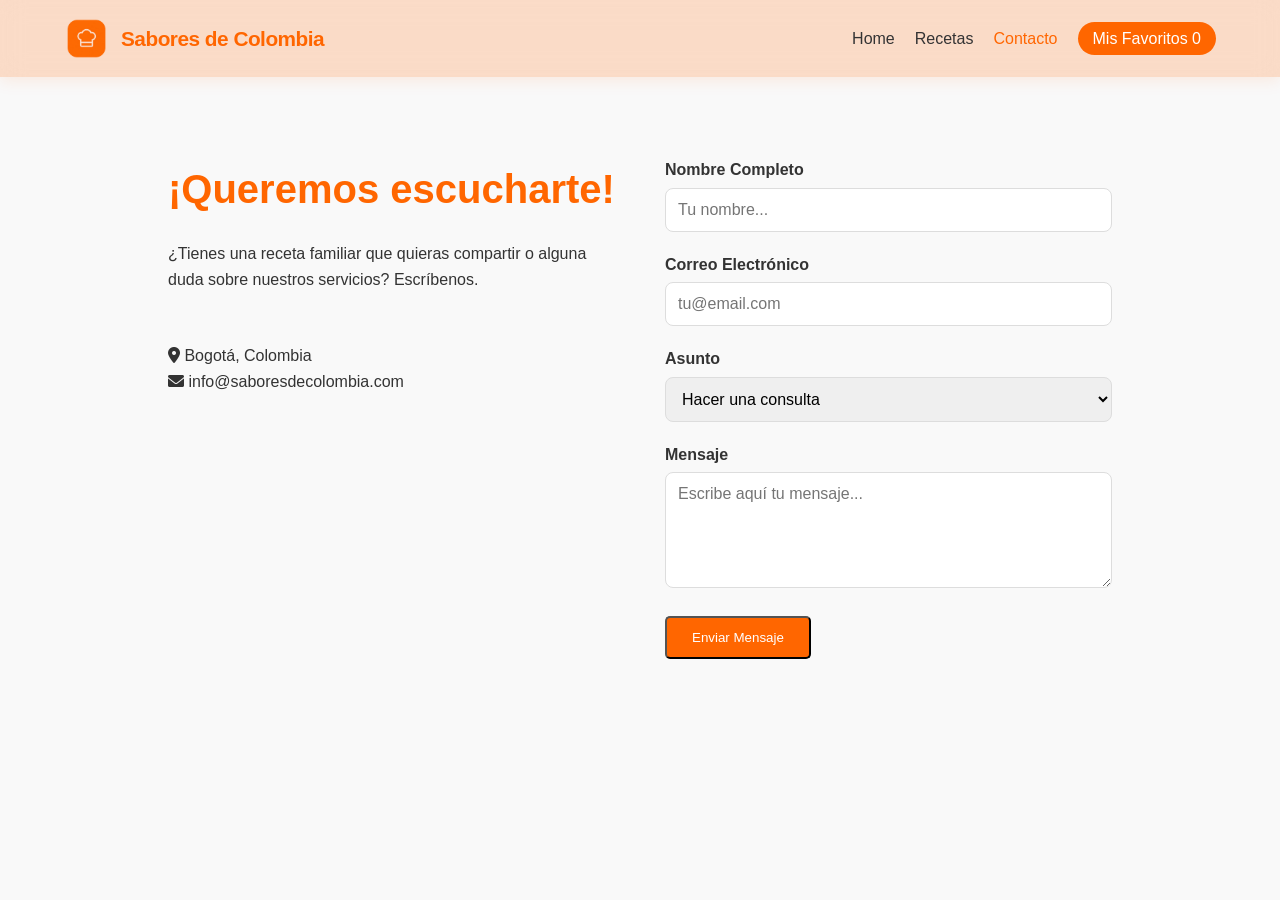
<file: contacto.html>
<!DOCTYPE html>
<html lang="es">
<head>
    <meta charset="UTF-8">
    <meta name="viewport" content="width=device-width, initial-scale=1.0">
    <link rel="icon" type="image/png" href="assets/icons/favicon.ico">
    <title>Sabores de Colombia | Contacto</title>
    <link rel="stylesheet" href="css/styles.css">
    <link rel="stylesheet" href="https://cdnjs.cloudflare.com/ajax/libs/font-awesome/6.0.0/css/all.min.css">
</head>
<body>

    <header>
        <nav class="navbar">
            <div class="logo">
                <img src="assets/icons/logo.png" alt="Logo">
                <h1>Sabores de Colombia</h1>
            </div>
            <ul class="nav-links">
                <li><a href="index.html">Home</a></li>
                <li><a href="servicios.html">Recetas</a></li>
                <li><a href="contacto.html" class="active">Contacto</a></li>
                <li><a href="favoritos.html" id="btn-favoritos">Mis Favoritos <span id="fav-count">0</span></a></li>
            </ul>
        </nav>
    </header>

    <main class="contacto-container">
        <section class="contacto-info">
            <h2>¡Queremos escucharte!</h2>
            <p>¿Tienes una receta familiar que quieras compartir o alguna duda sobre nuestros servicios? Escríbenos.</p>
            <br>
            <br>
            <div class="info-items">
                <p><i class="fas fa-map-marker-alt"></i> Bogotá, Colombia</p>
                <p><i class="fas fa-envelope"></i> info@saboresdecolombia.com</p>
            </div>
        </section>

        <section class="contacto-form">
            <form id="formulario-contacto">
                <div class="form-group">
                    <label for="nombre">Nombre Completo</label>
                    <input type="text" id="nombre" placeholder="Tu nombre..." required>
                </div>
                <div class="form-group">
                    <label for="email">Correo Electrónico</label>
                    <input type="email" id="email" placeholder="tu@email.com" required>
                </div>
                <div class="form-group">
                    <label for="asunto">Asunto</label>
                    <select id="asunto">
                        <option value="consulta">Hacer una consulta</option>
                        <option value="receta">Compartir una receta</option>
                        <option value="soporte">Soporte técnico</option>
                    </select>
                </div>
                <div class="form-group">
                    <label for="mensaje">Mensaje</label>
                    <textarea id="mensaje" rows="5" placeholder="Escribe aquí tu mensaje..." required></textarea>
                </div>
                <button type="submit" class="btn-primary">Enviar Mensaje</button>
                <p id="mensaje-estado"></p>
            </form>
        </section>
    </main>

    <script src="js/contacto.js"></script>
    <script src="js/favoritos.js"></script>
    <script src="js/app.js"></script>
</body>
</html>
</file>
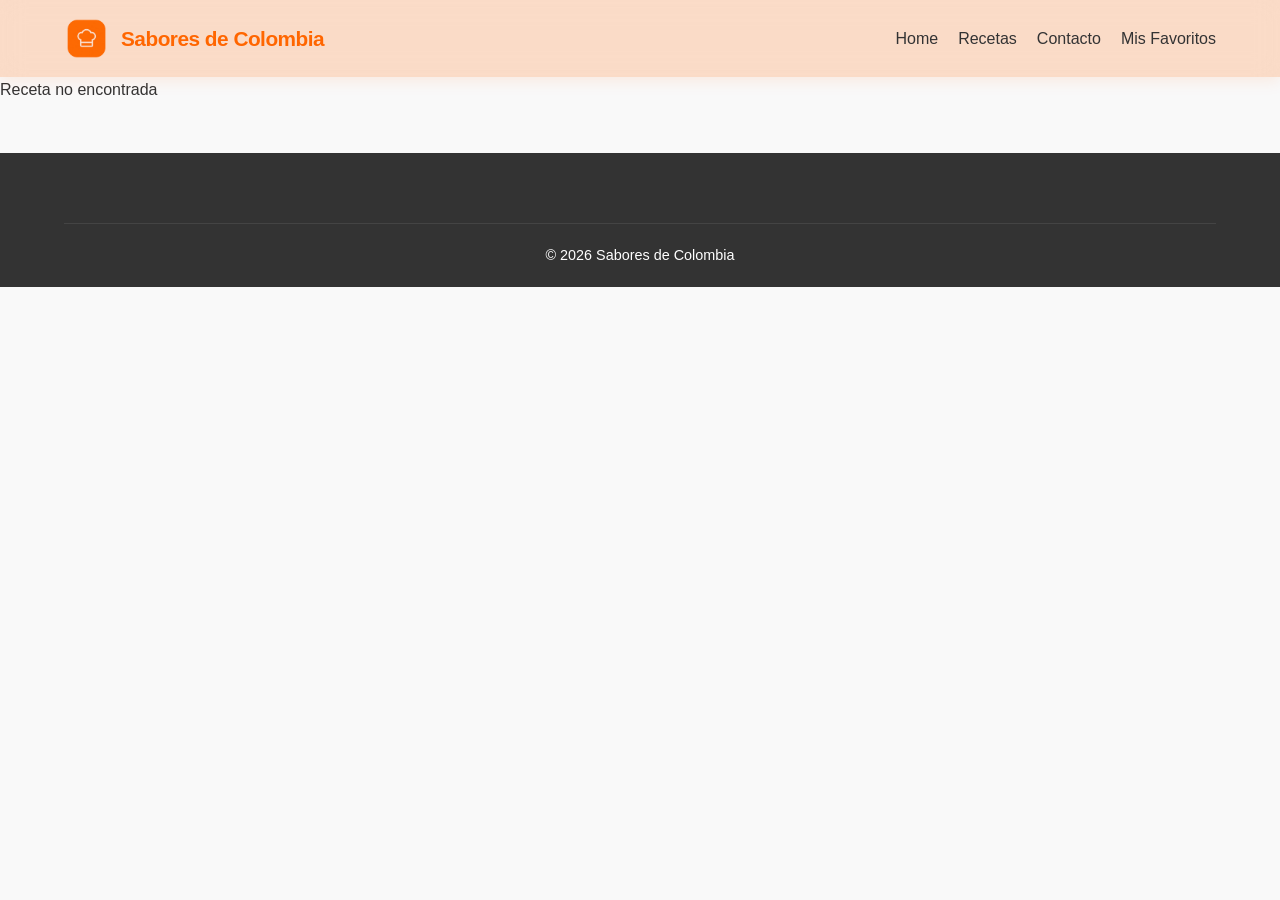
<file: detalle.html>
<!DOCTYPE html>
<html lang="es">
<head>
    <meta charset="UTF-8">
    <meta name="viewport" content="width=device-width, initial-scale=1.0">
    <title>Detalle Receta | Sabores de Colombia</title>

    <link rel="icon" type="image/png" href="assets/icons/favicon.ico">
    <link rel="stylesheet" href="css/styles.css">

    <!-- ICONOS -->
    <link rel="stylesheet" href="https://cdnjs.cloudflare.com/ajax/libs/font-awesome/6.0.0/css/all.min.css">
</head>
<body>

    <header>
        <nav class="navbar">
            <div class="logo">
                <img src="assets/icons/logo.png" alt="Logo">
                <h1>Sabores de Colombia</h1>
            </div>
            <ul class="nav-links">
                <li><a href="index.html">Home</a></li>
                <li><a href="servicios.html">Recetas</a></li>
                <li><a href="contacto.html">Contacto</a></li>
                <li><a href="favoritos.html">Mis Favoritos</a></li>
            </ul>
        </nav>
    </header>

    <main>
        <!-- AQUÍ SE CARGA EL DETALLE -->
        <div id="detalle-receta"></div>
    </main>

    <footer>
        <div class="footer-bottom">
            <p style="text-align:center;">&copy; 2026 Sabores de Colombia</p>
        </div>
    </footer>

    <!-- SCRIPT -->
    <script src="js/detalle.js"></script>

    <div id="modalCompartir" class="modal-oculto">
    <div class="modal-contenido">
        <span class="cerrar-modal" id="btnCerrarModal">&times;</span>
        <h3>Compartir esta receta</h3>
        <p>Copia el enlace para compartirlo con quien quieras:</p>
        <div class="input-grupo">
            <input type="text" id="urlReceta" readonly>
            <button id="btnCopiar">Copiar</button>
        </div>
        <p id="mensajeCopiado" class="mensaje-oculto">¡Enlace copiado!</p>
        </div>
    </div>

</body>
</html>
</file>
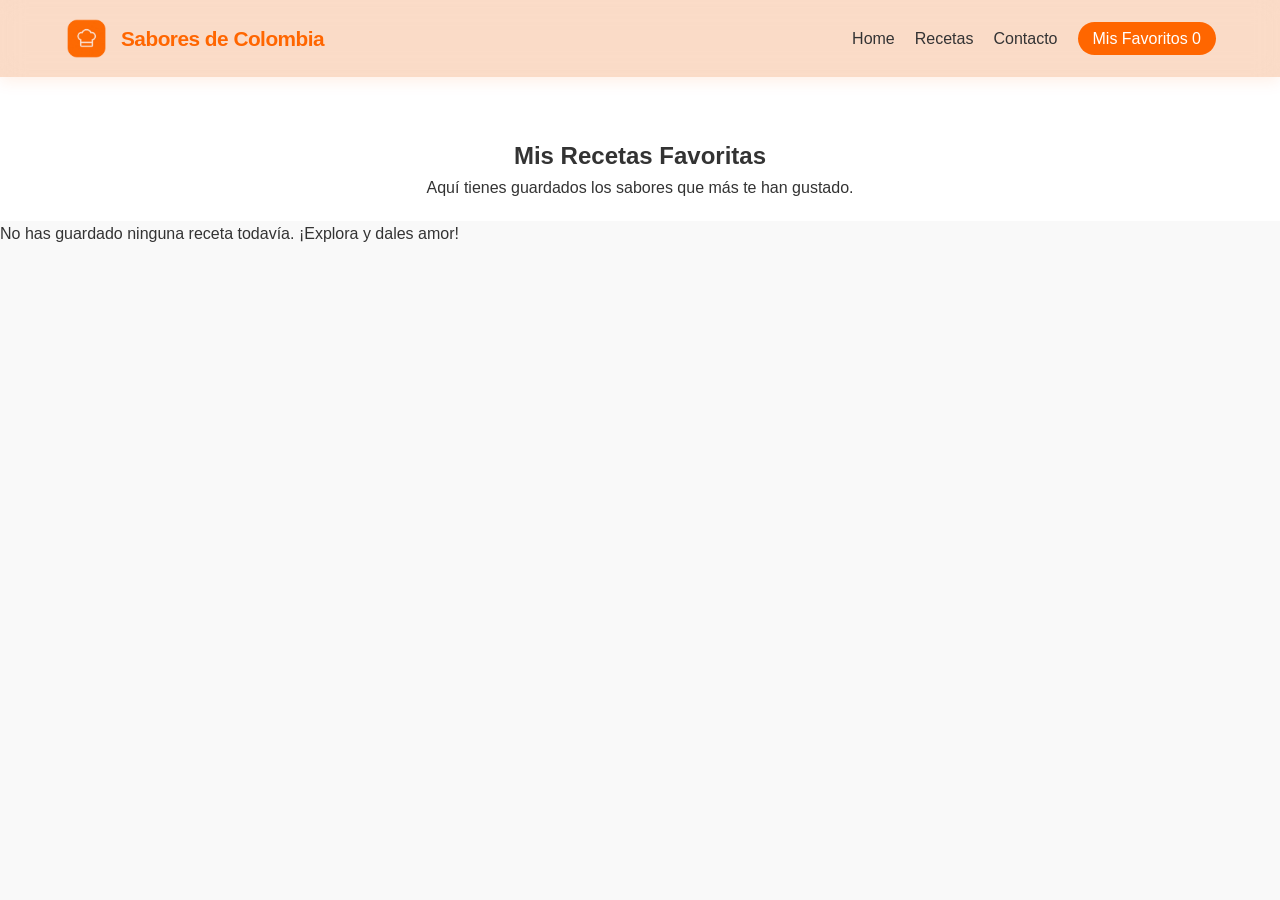
<file: favoritos.html>
<!DOCTYPE html>
<html lang="es">
<head>
    <meta charset="UTF-8">
    <meta name="viewport" content="width=device-width, initial-scale=1.0">
    <title>Sabores de Colombia | Mis Favoritos</title>
    <link rel="icon" type="image/png" href="assets/icons/logo.png">
    <link rel="stylesheet" href="css/styles.css">
    <link rel="stylesheet" href="https://cdnjs.cloudflare.com/ajax/libs/font-awesome/6.0.0/css/all.min.css">
</head>
<body>
    <header>
        <nav class="navbar">
            <div class="logo">
                <img src="assets/icons/logo.png" alt="Logo">
                <h1>Sabores de Colombia</h1>
            </div>
            <ul class="nav-links">
                <li><a href="index.html">Home</a></li>
                <li><a href="servicios.html">Recetas</a></li>
                <li><a href="contacto.html">Contacto</a></li>
                <li><a href="favoritos.html" class="active" id="btn-favoritos">Mis Favoritos <span id="fav-count">0</span></a></li>
            </ul>
        </nav>
    </header>

    <main>
        <section class="page-header">
            <h2>Mis Recetas Favoritas</h2>
            <p>Aquí tienes guardados los sabores que más te han gustado.</p>
        </section>

        <section class="all-services">
            <div id="contenedor-favoritos-lista" class="services-grid">
                <p>Aún no tienes recetas favoritas.</p>
            </div>
        </section>
    </main>

    <script src="js/favoritos.js"></script>
    <script src="js/app.js"></script>
</body>
</html>
</file>
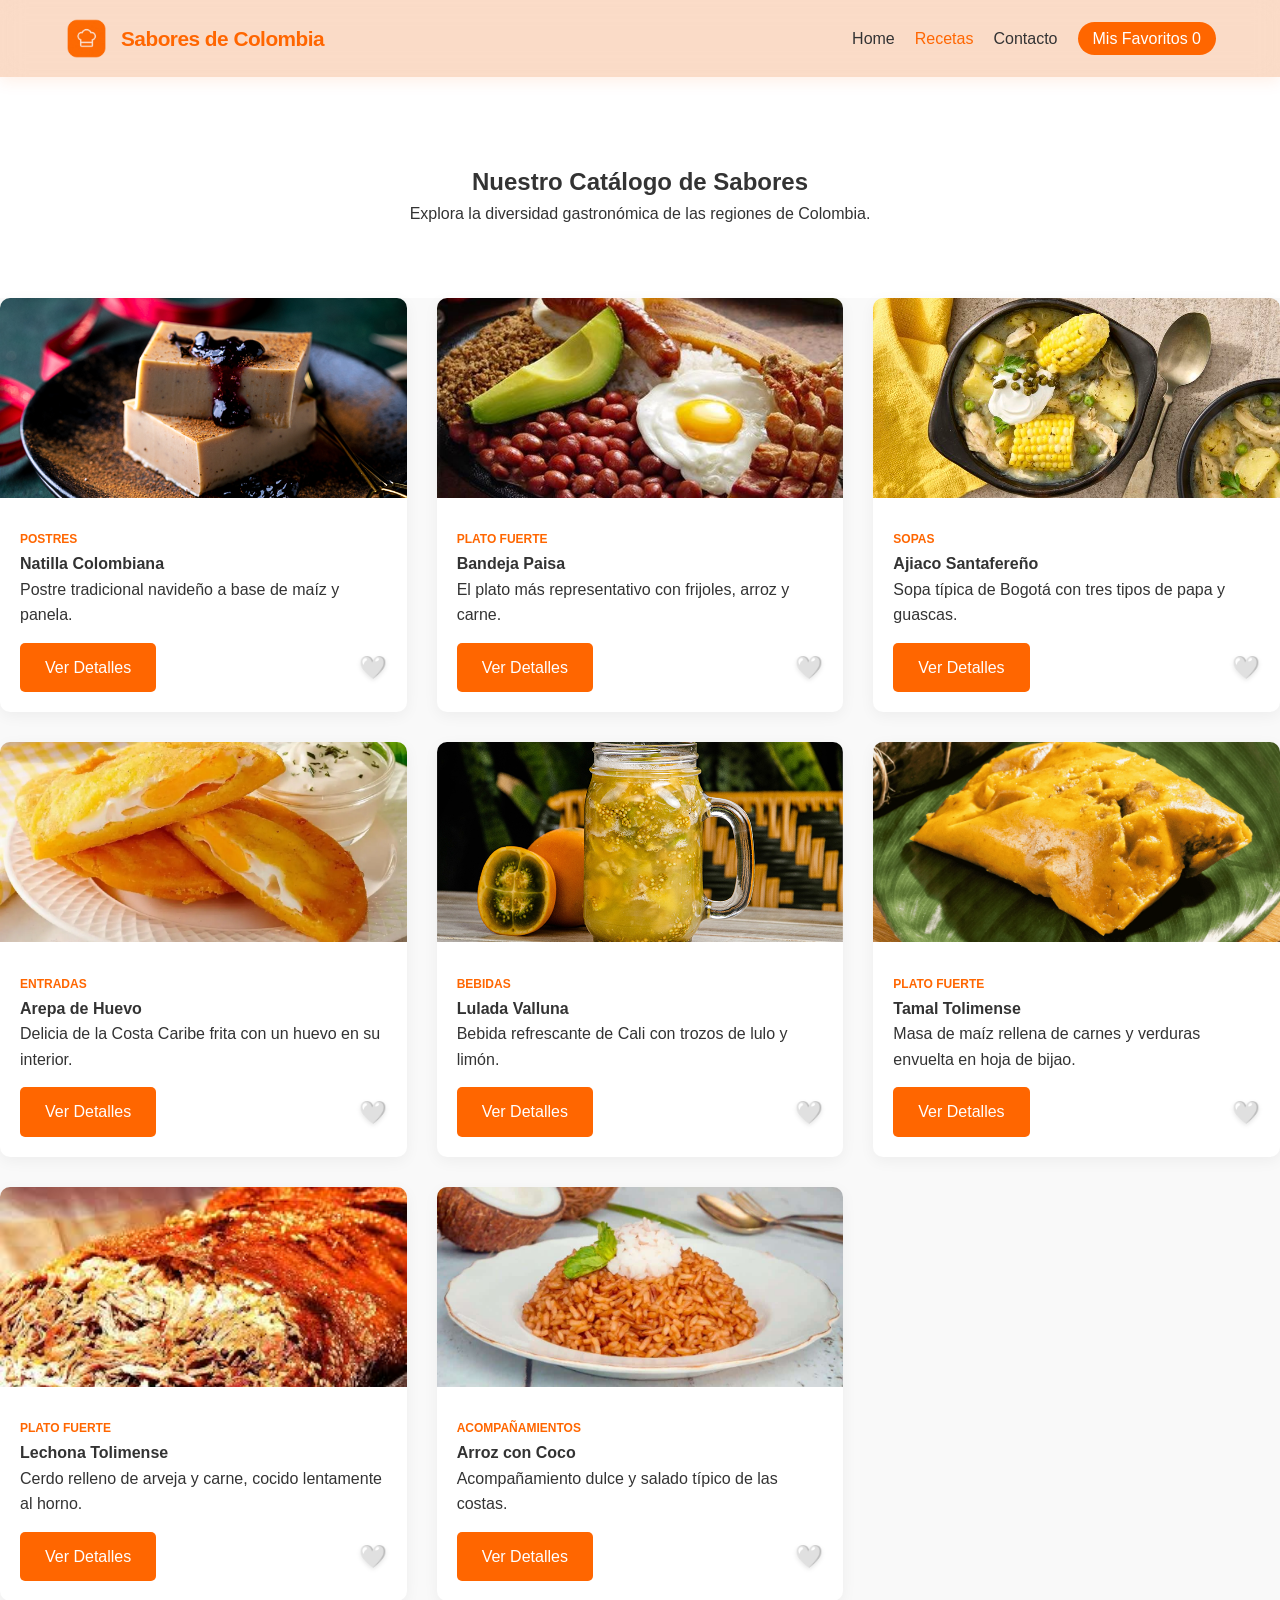
<file: servicios.html>
<!DOCTYPE html>
<html lang="es">
<head>
    <meta charset="UTF-8">
    <meta name="viewport" content="width=device-width, initial-scale=1.0">
    <title>Sabores de Colombia | Recetas</title>
    <link rel="icon" type="image/png" href="assets/icons/favicon.ico">
    <link rel="stylesheet" href="css/styles.css">
    <link rel="stylesheet" href="https://cdnjs.cloudflare.com/ajax/libs/font-awesome/6.0.0/css/all.min.css">
</head>
<body>
    <header>
        <nav class="navbar">
            <div class="logo">
                <img src="assets/icons/logo.png" alt="Logo">
                <h1>Sabores de Colombia</h1>
            </div>
            <ul class="nav-links">
                <li><a href="index.html">Home</a></li>
                <li><a href="servicios.html" class="active">Recetas</a></li>
                <li><a href="contacto.html">Contacto</a></li>
                <li><a href="#" id="btn-favoritos">Mis Favoritos <span id="fav-count">0</span></a></li>
            </ul>
        </nav>
    </header>

    <main>
        <section class="page-header">
            <br>
            <h2>Nuestro Catálogo de Sabores</h2>
            <p>Explora la diversidad gastronómica de las regiones de Colombia.</p>
            <br>
            <br>
        </section>

        <section class="all-services">
            <div id="contenedor-recetas" class="services-grid">
                </div>
        </section>
    </main>
    <script src="js/favoritos.js"></script>
    <script src="js/app.js"></script>
</body>
</html>
</file>
<file: css/styles.css>
/* 1. Variables Globales y Reseteo */
:root {
    --primary-color: #ff6600;    /* Naranja representativo del logo */
    --secondary-color: #333;     /* Gris oscuro para textos */
    --bg-light: #f9f9f9;         /* Fondo claro */
    --white: #ffffff;
    --transition: all 0.3s ease;
}

* {
    margin: 0;
    padding: 0;
    box-sizing: border-box;
    font-family: 'Segoe UI', Tahoma, Geneva, Verdana, sans-serif;
}

body {
    background-color: var(--bg-light);
    color: var(--secondary-color);
    line-height: 1.6;
}

/* 2. Navegación (Header) */
/* 2. Navegación (Header) con efecto Glassmorphism Naranja */
header {
    /* Color naranja muy suave con transparencia (el 0.7 es la opacidad) */
    background-color: rgba(255, 102, 0, 0.20); 
    padding: 1rem 5%;
    box-shadow: 0 4px 15px rgba(255, 102, 0, 0.1); /* Sombra con un toque naranja sutil */
    position: sticky;
    top: 0;
    z-index: 1000;
    
    /* El efecto de desenfoque */
    backdrop-filter: blur(12px); 
    -webkit-backdrop-filter: blur(12px);
    
    /* Un borde inferior naranja un poco más fuerte para que se vea el límite */
    border-bottom: 0px solid rgba(255, 102, 0, 0.2);
}

/* Ajuste opcional: Si el texto del menú se pierde un poco, 
   podemos darle un color más oscuro o negrita para que resalte */
.nav-links a {
    text-decoration: none;
    color: #222; /* Un gris casi negro para mejor contraste */
    font-weight: 600;
    transition: var(--transition);
}

.navbar {
    display: flex;
    justify-content: space-between;
    align-items: center;
}

/* Alineación del Logo y el Texto */
.logo {
    display: flex;
    align-items: center;
    gap: 12px; /* Espacio entre la imagen y el texto */
}

.logo img {
    height: 45px; /* Ajusta la altura según tu diseño */
    width: auto;
    object-fit: contain;
}

.logo h1 {
    color: var(--primary-color);
    font-size: 1.3rem; /* Lo bajamos un poco para que armonice con el logo */
    font-weight: 700;
    letter-spacing: -0.5px;
}

.nav-links {
    display: flex;
    list-style: none;
    gap: 20px;
}

.nav-links a {
    text-decoration: none;
    color: var(--secondary-color);
    font-weight: 500;
    transition: var(--transition);
}

.nav-links a:hover, .nav-links a.active {
    color: var(--primary-color);
}

#btn-favoritos {
    background: var(--primary-color);
    color: white;
    padding: 8px 15px;
    border-radius: 20px;
}

/* 3. Sección Hero (Bienvenida) - ACTUALIZADA */
.hero {
    display: flex;
    align-items: center;
    justify-content: space-between;
    padding: 80px 8%; /* Más espacio a los lados */
    background-color: var(--white);
    gap: 60px; /* Espacio de separación entre texto e imagen */
}

.hero-content {
    flex: 1.6; /* El texto ocupa más espacio para no verse aplastado */
    padding-right: 0;
}

.hero-content h2 {
    font-size: 3rem;
    margin-bottom: 20px;
    line-height: 1.2;
}

.hero-content p {
    font-size: 1.1rem;
    margin-bottom: 30px;
    color: #666;
}

.btn-primary {
    background-color: var(--primary-color);
    color: white;
    padding: 12px 25px;
    text-decoration: none;
    border-radius: 5px;
    margin-right: 15px;
    display: inline-block;
}

.btn-secondary {
    border: 2px solid var(--primary-color);
    color: var(--primary-color);
    padding: 10px 23px;
    text-decoration: none;
    border-radius: 5px;
    display: inline-block;
}

.hero-image {
    flex: 1; /* La imagen ocupa una proporción menor */
    display: flex;
    justify-content: flex-end; /* Empuja la imagen a la derecha */
}

.hero-image img {
    max-width: 100%; /* Aprovecha el espacio asignado por el flex */
    height: auto;
    border-radius: 15px;
    box-shadow: 0 15px 30px rgba(0,0,0,0.1);
}

/* 4. Tarjetas de Servicios (Cards) */
.featured-services {
    padding: 60px 5%;
    text-align: center;
}

.featured-services h3 {
    font-size: 2rem;
    margin-bottom: 40px;
}

.services-grid {
    display: grid;
    grid-template-columns: repeat(auto-fit, minmax(300px, 1fr));
    gap: 30px;
}

.card {
    background: var(--white);
    border-radius: 10px;
    overflow: hidden;
    box-shadow: 0 4px 15px rgba(0,0,0,0.05);
    transition: var(--transition);
}

.card:hover {
    transform: translateY(-5px);
}

.card img {
    width: 100%;
    height: 200px;
    object-fit: cover;
}

.card-body {
    padding: 20px;
    text-align: left;
}

/* 5. Footer */
footer {
    background-color: var(--secondary-color);
    color: var(--white);
    padding: 40px 5% 20px;
    margin-top: 50px;
}

.footer-container {
    display: flex;
    justify-content: space-between;
    flex-wrap: wrap;
    gap: 30px;
}

.footer-links ul {
    list-style: none;
}

.footer-links a {
    color: #ccc;
    text-decoration: none;
}

.footer-bottom {
    text-align: center;
    border-top: 1px solid #444;
    margin-top: 30px;
    padding-top: 20px;
    font-size: 0.9rem;
}

/* Responsive */
@media (max-width: 992px) {
    .hero {
        padding: 60px 5%;
        gap: 30px;
    }
}

@media (max-width: 768px) {
    .hero {
        flex-direction: column;
        text-align: center;
        padding-top: 40px;
    }
    .hero-content {
        padding-right: 0;
        margin-bottom: 40px;
    }
    .hero-image {
        justify-content: center;
    }
}

/* Estilos para Contacto */
.contacto-container {
    display: grid;
    grid-template-columns: 1fr 1fr;
    gap: 50px;
    padding: 80px 10%;
    max-width: 1200px;
    margin: 0 auto;
}

.contacto-info h2 {
    font-size: 2.5rem;
    color: var(--primary-color);
    margin-bottom: 20px;
}

.form-group {
    margin-bottom: 20px;
}

.form-group label {
    display: block;
    margin-bottom: 5px;
    font-weight: 600;
}

.form-group input, .form-group select, .form-group textarea {
    width: 100%;
    padding: 12px;
    border: 1px solid #ddd;
    border-radius: 8px;
    font-size: 1rem;
}

#mensaje-estado {
    margin-top: 15px;
    font-weight: bold;
}

.success { color: green; }
.error { color: red; }

@media (max-width: 768px) {
    .contacto-container { grid-template-columns: 1fr; padding: 40px 5%; }
}

.page-header {
    text-align: center;
    padding: 60px 5% 20px;
    background-color: var(--white);
}

.card small {
    color: var(--primary-color);
    text-transform: uppercase;
    font-weight: bold;
    font-size: 0.75rem;
}

.card-footer {
    display: flex;
    justify-content: space-between;
    align-items: center;
    margin-top: 15px;
}

.fav-btn {
    background: none;
    border: none;
    cursor: pointer;
    font-size: 1.4rem;
    transition: transform 0.2s ease;
    filter: drop-shadow(0 2px 2px rgba(0,0,0,0.1));
}

.fav-btn.active {
    transform: scale(1.2);
    animation: pulse 0.3s ease-in-out;
}

@keyframes pulse {
    0% { transform: scale(1); }
    50% { transform: scale(1.4); }
    100% { transform: scale(1.2); }
}

/* ===== DETALLE RECETA ===== */

.detalle-container {
    display: flex;
    align-items: center;
    justify-content: space-between;
    gap: 50px;
    padding: 50px;
}

.detalle-info {
    flex: 1;
}

.detalle-info h2 {
    font-size: 32px;
    margin: 10px 0;
}

.descripcion {
    color: #555;
    margin-bottom: 20px;
}

.badge {
    background: #e74c3c;
    color: white;
    padding: 5px 12px;
    border-radius: 8px;
    font-size: 12px;
}

.detalle-extra p {
    margin: 8px 0;
}

.detalle-botones {
    margin-top: 20px;
}

/* BOTONES GENERALES */
.btn {
    padding: 10px 20px;
    margin-right: 10px;
    border-radius: 6px;
    cursor: pointer;
    font-size: 14px;
}

/* BOTÓN IMPRIMIR */
.btn-print {
    background: #ff6600;
    color: white;
    border: none;
}

/* BOTÓN COMPARTIR */
.btn-copy-link {
    background: white;
    color: black;
    border: 1px solid #ccc;
}

/* ICONOS */
.btn i {
    margin-right: 8px;
}

/* IMAGEN */
.detalle-img {
    flex: 1;
}

.detalle-img img {
    width: 100%;
    border-radius: 12px;
}

/* --- ESTILO DEFINITIVO PARA EL MODAL --- */

/* Usamos el ID para asegurar que estas reglas SIEMPRE se apliquen */
#modalCompartir {
    position: fixed !important; /* Se queda fijo sin importar el scroll */
    top: 0 !important;
    left: 0 !important;
    width: 100vw !important;    /* Ocupa todo el ancho de la ventana */
    height: 100vh !important;   /* Ocupa todo el alto de la ventana */
    background-color: rgba(0, 0, 0, 0.7); /* Fondo oscuro */
    z-index: 10000;             /* Por encima de TODO */
    
    /* Centrado perfecto */
    display: none;              /* Empieza oculto */
    justify-content: center;
    align-items: center;
}

/* Solo esta clase controla si se ve o no */
#modalCompartir.modal-activo {
    display: flex !important;
}

/* La caja blanca (el contenido) */
.modal-contenido {
    background-color: white;
    padding: 30px;
    border-radius: 15px;
    width: 90%;
    max-width: 400px;
    position: relative;
    box-shadow: 0 15px 35px rgba(0,0,0,0.5);
    text-align: center;
}

/* Botón de cerrar y otros detalles que ya tenías */
.cerrar-modal {
    position: absolute;
    top: 10px;
    right: 15px;
    font-size: 28px;
    cursor: pointer;
    color: #666;
}

.input-grupo {
    display: flex;
    gap: 10px;
    margin-top: 20px;
}

#urlReceta {
    flex: 1;
    padding: 10px;
    border: 1px solid #ddd;
    border-radius: 5px;
}

#btnCopiar {
    background-color: #ff7f50;
    color: white;
    border: none;
    padding: 10px 15px;
    border-radius: 5px;
    cursor: pointer;
    font-weight: bold;
}

/* --- ESTILOS DE IMPRESIÓN --- */

/* Ocultar la sección completa en la web */
.print-only {
    display: none;
}

@media print {
    /* Ocultar todo el diseño de la página web */
    header, 
    footer, 
    nav, 
    .detalle-container, 
    .detalle-botones, 
    #modalCompartir,
    .btn {
        display: none !important;
    }

    /* Mostrar solo la receta estructurada para PDF */
    .print-only {
        display: block !important;
        font-family: 'Segoe UI', Tahoma, Geneva, Verdana, sans-serif;
        color: #333;
        line-height: 1.6;
    }

    .print-header h1 {
        color: #ff7f50; /* Tu naranja característico */
        text-align: center;
        margin-bottom: 5px;
    }

    h2 { border-bottom: 2px solid #ff7f50; padding-bottom: 5px; }
    h3 { margin-top: 20px; color: #e66b3f; }
    
    ul, ol { margin-left: 20px; }
    li { margin-bottom: 8px; }

    .print-footer {
        margin-top: 50px;
        text-align: center;
        font-size: 0.8rem;
        border-top: 1px solid #ddd;
        padding-top: 10px;
    }
}
</file>
